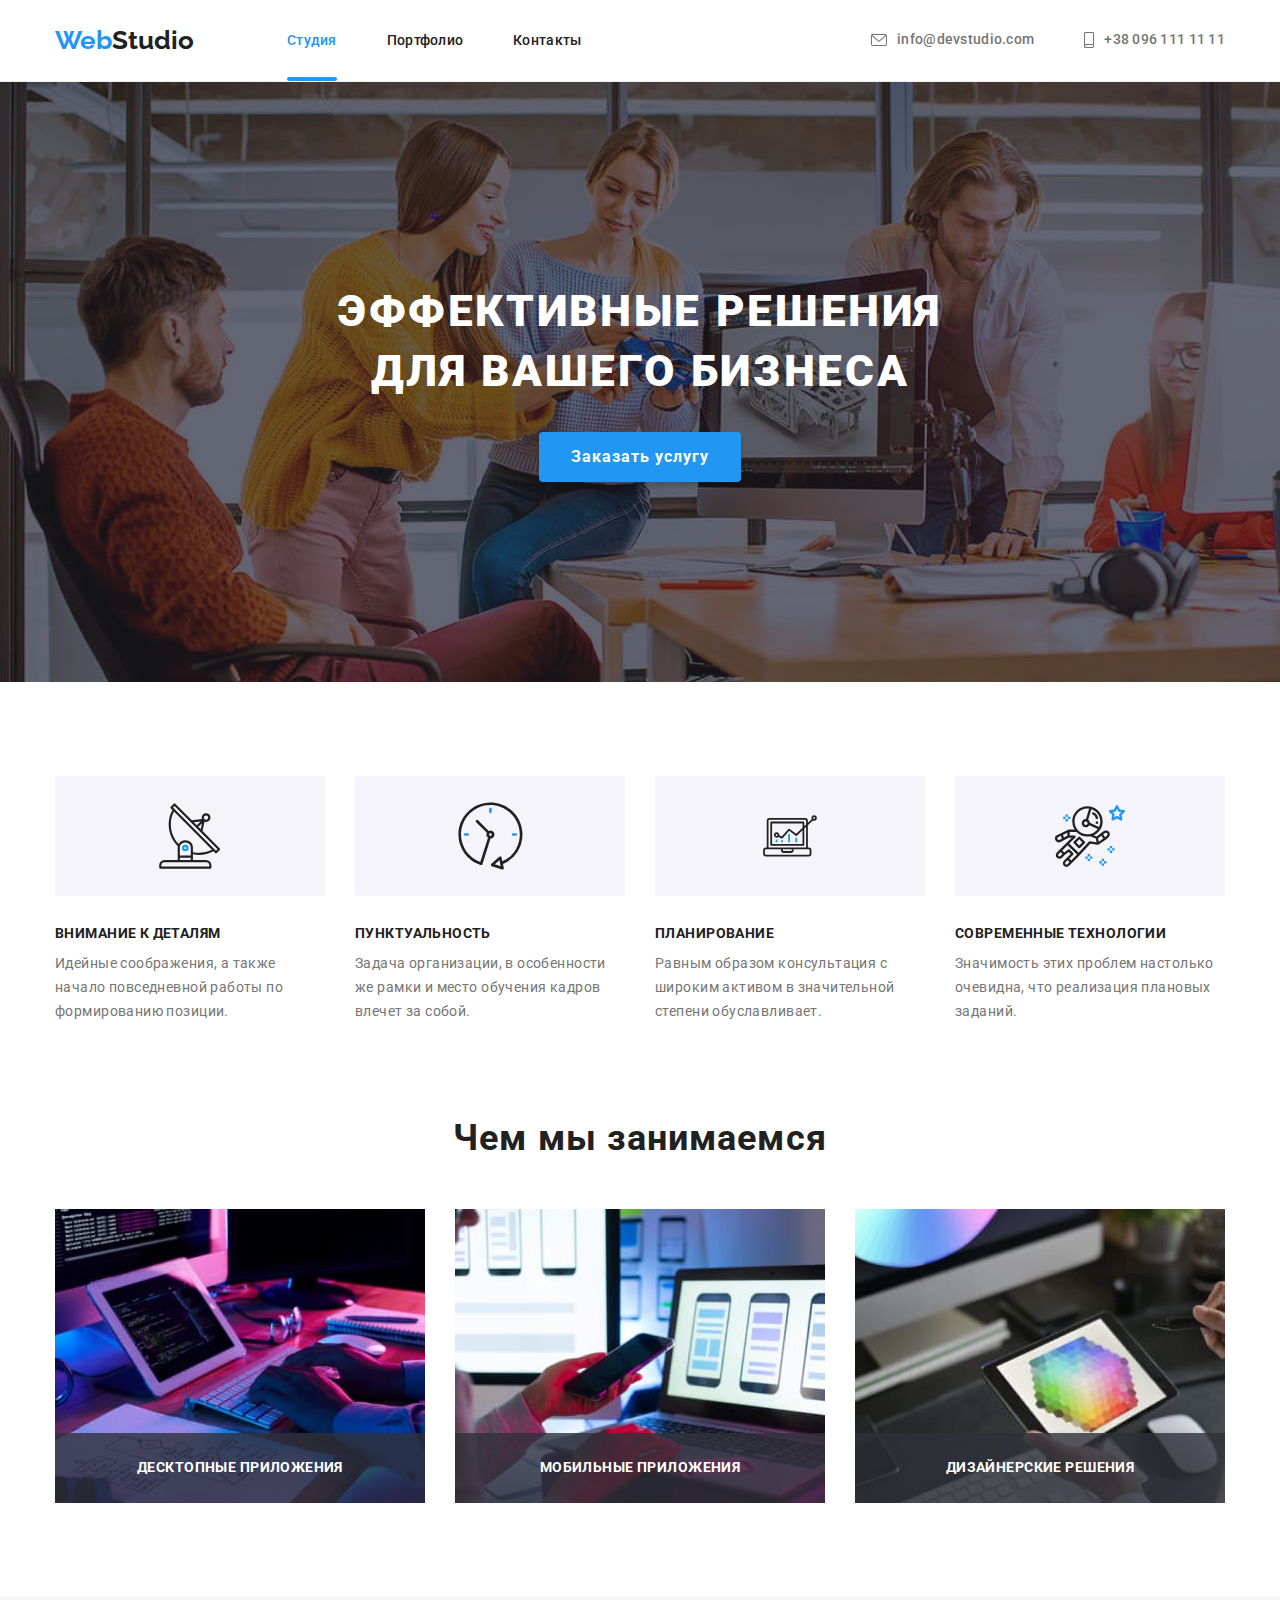
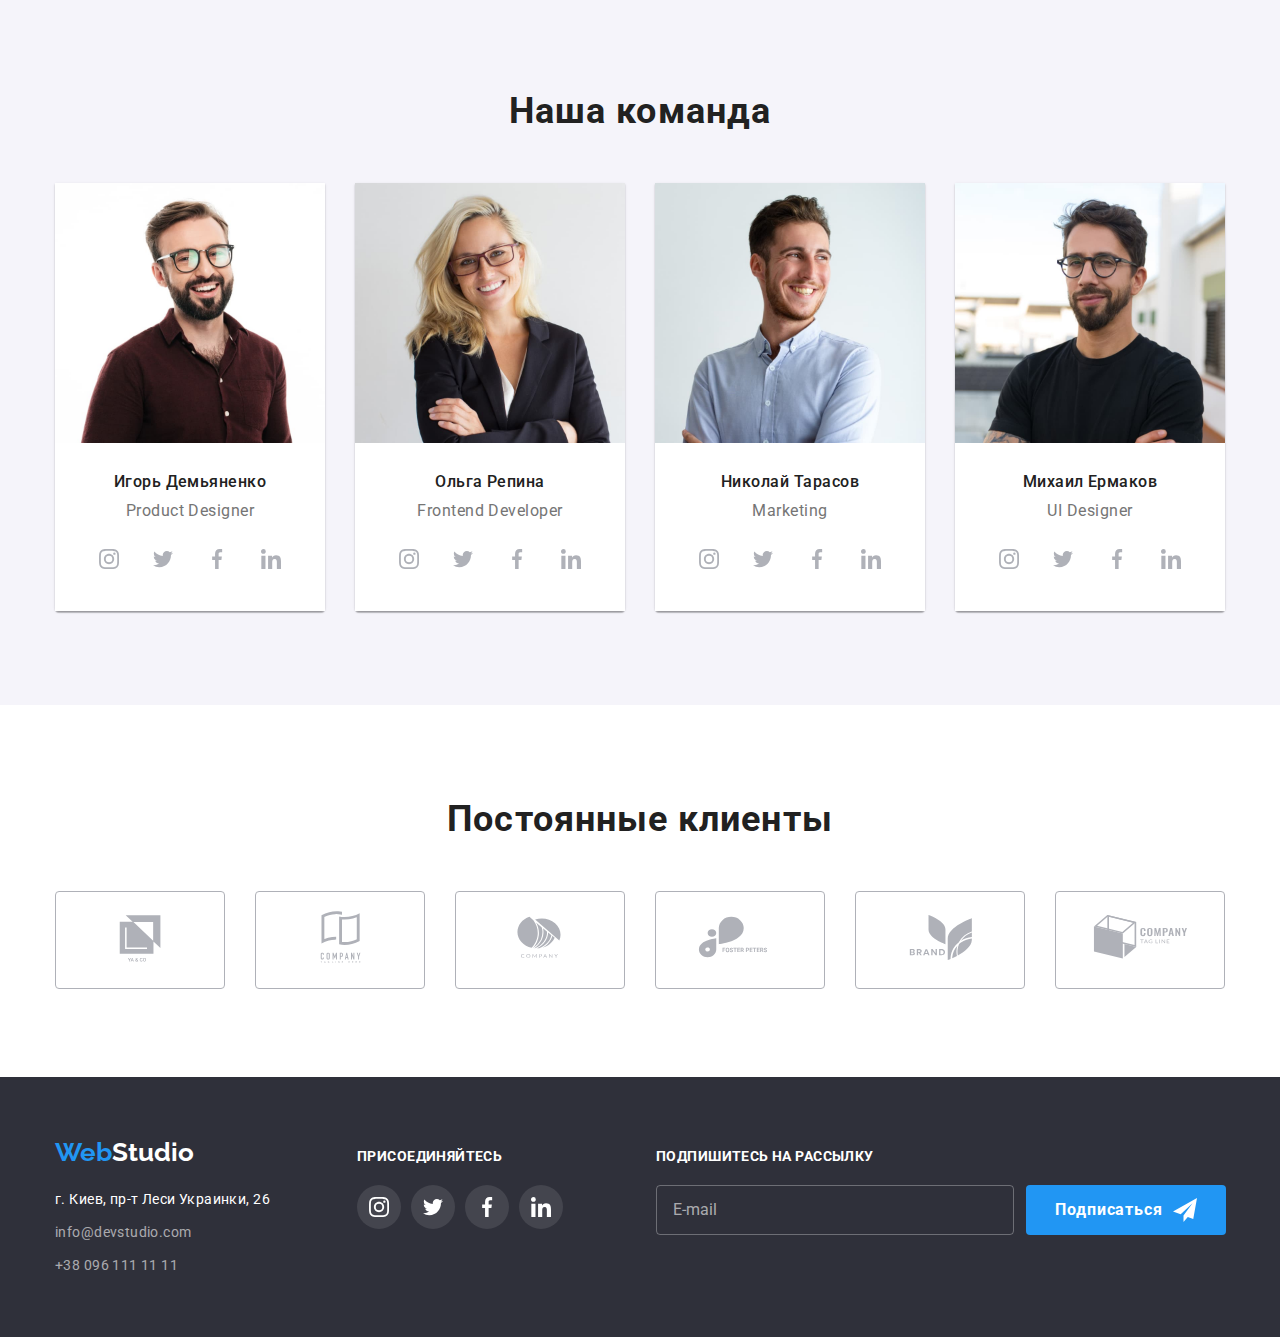
<file: index.html>
<!DOCTYPE html>
<html lang="ru">
<head>
  <meta charset="UTF-8">
  <meta http-equiv="X-UA-Compatible" content="IE=edge">
  <meta name="viewport" content="width=device-width, initial-scale=1.0">
  <link rel="preconnect" href="https://fonts.googleapis.com">
  <link rel="preconnect" href="https://fonts.gstatic.com" crossorigin>
  <link href="https://fonts.googleapis.com/css2?family=Raleway:wght@700&family=Roboto:wght@400;500;700;900&display=swap"
    rel="stylesheet">
  <link rel="stylesheet" href="https://cdnjs.cloudflare.com/ajax/libs/modern-normalize/1.1.0/modern-normalize.min.css">
    <link rel="stylesheet" href="./css/styles.css">
    <title>Document</title>
</head>
<body>
  <header>
    <div class="container header-items">
      <a class="logo" href="./index.html">Web<span class="logostudiotop">Studio</span></a>
      <!--Site navigation-->
      <nav>
        <ul class="navlist">
          <li class="sitenav"><a class="sitenavlink current-page" href="./index.html">Студия</a></li>
          <li class="sitenav"><a class="sitenavlink" href="./portfolio.html">Портфолио</a></li>
          <li class="sitenav"><a class="sitenavlink" href="">Контакты</a></li>
        </ul>
      </nav>
      <!--Phone and email-->
      <div class="contacts-wrapper">
        <a class="contacts header-email" href="mailto:info@devstudio.com">
          <svg class="email-icon" width="16px" height="12px">
            <use href="./images/symbol-defs.svg#icon-envelope"></use>
          </svg>
          info@devstudio.com</a>
        <a class="contacts header-phone" href="tel:+380961111111">
          <svg class="email-icon" width="10px" height="16px">
            <use href="./images/symbol-defs.svg#icon-smartphone"></use>
          </svg>
          +38 096 111 11 11</a>
      </div>
    </div>
  </header>
  <main>
    <section class="hero">
      <h1 class="hero-title">Эффективные решения для вашего бизнеса</h1>
      <button class="hero-button modal-window-button" data-open-modal>Заказать услугу</button>
    </section>
    
<!-- ---------------------MODAL window--------------- -->
      <div class="backgrop is-hidden" data-backdrop>
      <div class="modal">
        <button class="modal-close-button" data-close-modal>
          <svg class="modal-icon" width="16" height="16">
            <use href="./images/symbol-defs.svg#icon-close"></use>
          </svg>
        </button>
        <form autocomplete="off">
          <h2 class="modal-form-header">Оставьте свои данные, мы вам перезвоним</h2>
          <div class="modal-form-field">
            <label for="name" class="modal-form-label">Имя</label>
            <input class="modal-form-input" type="text" name="name" id="name" />
            <svg class="modal-form-icon" width="18px" height="18px">
              <use href="./images/symbol-defs.svg#icon-person-black"></use>
            </svg>
          </div>
          <div class="modal-form-field">
            <label for="tel" class="modal-form-label">Телефон</label>
            <input class="modal-form-input" type="text" name="tel" id="tel" />
            <svg class="modal-form-icon" width="18px" height="18px">
              <use href="./images/symbol-defs.svg#icon-phone-black"></use>
            </svg>
          </div>
          <div class="modal-form-field">
            <label for="email" class="modal-form-label">Почта</label>
            <input class="modal-form-input" type="text" name="email" id="email" />
            <svg class="modal-form-icon" width="18px" height="18px">
              <use href="./images/symbol-defs.svg#icon-email-black"></use>
            </svg>
          </div>
          <div class="modal-form-field">
          <label for="comment" class="modal-form-label">Комментарий</label>
            <textarea name="comment" id="comment" placeholder="Введите текст"></textarea>
          </div>

          <div class="modal-checkbox">
            <input type="checkbox" id="checkbox" class="modal-checkbox-input" />
            <span class="modal-checkbox-icon"></span>
            <label class="modal-checkbox-label" for="checkbox">Соглашаюсь с рассылкой и принимаю <a class="modal-checkbox-link" href="">Условия договора</a></label>
          </div>

          <button class="modal-form-button" type="submit">Отправить</button>
        </form>
      </div>
    </div>
<!-- --------------------END of Modal wondow------------------ -->

    <!--Наши преимущества-->
    <section class="section">
      <h2 class="visually-hidden">Наши преимущества</h2>
      <div class="container">
        <ul class="list-gen-setting">
          <li class="benefits-item">
            <div class="benefits-thumb">
              <svg class="benefits-icon" width="65.32px" height="70px">
                <use href="./images/symbol-defs.svg#icon-antenna"></use>
              </svg>
            </div>
            <h3 class="benefits-title">Внимание к деталям</h3>
            <p class="benefits-description">Идейные соображения, а также начало повседневной работы по формированию позиции.</p>
          </li>
          <li class="benefits-item">
            <div class="benefits-thumb">
              <svg class="benefits-icon" width="66.96px" height="70px">
                <use href="./images/symbol-defs.svg#icon-clock"></use>
              </svg>
            </div>
            <h3 class="benefits-title">Пунктуальность</h3>
            <p class="benefits-description">Задача организации, в особенности же рамки и место обучения кадров влечет за собой.</p>
          </li>
          <li class="benefits-item">
            <div class="benefits-thumb">
              <svg class="benefits-icon" width="70px" height="53.69px">
                <use href="./images/symbol-defs.svg#icon-diagram"></use>
              </svg>
            </div>
            <h3 class="benefits-title">Планирование</h3>
            <p class="benefits-description">Равным образом консультация с широким активом в значительной степени обуславливает.</p>
          </li>
          <li class="benefits-item">
            <div class="benefits-thumb">
              <svg class="benefits-icon" width="70px" height="70px">
                <use href="./images/symbol-defs.svg#icon-astronaut"></use>
              </svg>
            </div>
            <h3 class="benefits-title">Современные технологии</h3>
            <p class="benefits-description">Значимость этих проблем настолько очевидна, что реализация плановых заданий.</p>
          </li>
        </ul>
      </div>
    </section>
    <!--Чем мы занимаемся-->
    <section class="section remove-padding-part">
      <div class="container what-we-do">
        <h2 class="what-we-do-title">Чем мы занимаемся</h2>
        <ul class="list-gen-setting what-we-do-list">
          <li>
            <img class="what-we-do-image" src="./images/img1.jpg" alt="разработка кода" width="370">
            <div class="what-we-do-thumb">
              <p class="what-we-do-description">Десктопные приложения</p>
            </div>
          </li>
          <li>
            <img class="what-we-do-image" src="./images/img2.jpg" alt="разработка дизайна" width="370">
            <div class="what-we-do-thumb">
              <p class="what-we-do-description">Мобильные приложения</p>
            </div>
          </li>
          <li>
            <img class="what-we-do-image" src="./images/img3.jpg" alt="разработка графики" width="370">
            <div class="what-we-do-thumb">
              <p class="what-we-do-description">Дизайнерские решения</p>
            </div>
          </li>
        </ul>
      </div>
    </section>
    <!--Наша команда-->
    <section class="our-team section">
      <div class="container">
        <h2 class="our-team-title">Наша команда</h2>
        <ul class="list-gen-setting our-team-list">
          <li class="our-team-item">
            <img src="./images/img4.jpg" alt="брюнет в очках и коричневой рубашке" width="270">
            <div class="our-team-box">
              <h3 class="our-team-names">Игорь Демьяненко</h3>
              <p class="our-team-position" lang="en">Product Designer</p>
              <ul class="list-gen-setting our-team-contacts">
                <li class="our-team-contacts-item">
                  <a class="our-team-contacts-link" href="">
                    <svg class="our-team-icon" width="20px" height="20px">
                      <use href="./images/symbol-defs.svg#icon-instagram"></use>
                    </svg>
                  </a>
                </li>
                <li class="our-team-contacts-item">
                  <a class="our-team-contacts-link" href="">
                  <svg class="our-team-icon" width="20px" height="16.25px">
                    <use href="./images/symbol-defs.svg#icon-twitter"></use>
                  </svg>
                </a>
                </li>
                <li class="our-team-contacts-item">
                  <a class="our-team-contacts-link" href="">
                  <svg class="our-team-icon" width="10px" height="20px">
                    <use href="./images/symbol-defs.svg#icon-facebook"></use>
                  </svg>
                </a>
                </li>
                <li class="our-team-contacts-item">
                  <a class="our-team-contacts-link" href="">
                  <svg class="our-team-icon" width="20px" height="20px">
                    <use href="./images/symbol-defs.svg#icon-linkedin"></use>
                  </svg>
                </a>
                </li>
              </ul>
            </div>
          </li>
          <li class="our-team-item">
            <img src="./images/img5.jpg" alt="блондинка в очках" width="270">
            <div class="our-team-box">
              <h3 class="our-team-names">Ольга Репина</h3>
              <p class="our-team-position" lang="en">Frontend Developer</p>
              <ul class="list-gen-setting our-team-contacts">
                <li class="our-team-contacts-item">
                  <a class="our-team-contacts-link" href="">
                    <svg class="our-team-icon" width="20px" height="20px">
                      <use href="./images/symbol-defs.svg#icon-instagram"></use>
                    </svg>
                  </a>
                </li>
                <li class="our-team-contacts-item">
                  <a class="our-team-contacts-link" href="">
                  <svg class="our-team-icon" width="20px" height="16.25px">
                    <use href="./images/symbol-defs.svg#icon-twitter"></use>
                  </svg>
                </a>
                </li>
                <li class="our-team-contacts-item">
                  <a class="our-team-contacts-link" href="">
                  <svg class="our-team-icon" width="10px" height="20px">
                    <use href="./images/symbol-defs.svg#icon-facebook"></use>
                  </svg>
                </a>
                </li>
                <li class="our-team-contacts-item">
                  <a class="our-team-contacts-link" href="">
                  <svg class="our-team-icon" width="20px" height="20px">
                    <use href="./images/symbol-defs.svg#icon-linkedin"></use>
                  </svg>
                </a>
                </li>
              </ul>
            </div>
          </li>
          <li class="our-team-item">
            <img src="./images/img6.jpg" alt="брюнет в белой рубашке" width="270">
            <div class="our-team-box">
              <h3 class="our-team-names">Николай Тарасов</h3>
              <p class="our-team-position" lang="en">Marketing</p>
              <ul class="list-gen-setting our-team-contacts">
                <li class="our-team-contacts-item">
                  <a class="our-team-contacts-link" href="">
                    <svg class="our-team-icon" width="20px" height="20px">
                      <use href="./images/symbol-defs.svg#icon-instagram"></use>
                    </svg>
                  </a>
                </li>
                <li class="our-team-contacts-item">
                  <a class="our-team-contacts-link" href="">
                    <svg class="our-team-icon" width="20px" height="16.25px">
                      <use href="./images/symbol-defs.svg#icon-twitter"></use>
                    </svg>
                  </a>
                </li>
                <li class="our-team-contacts-item">
                  <a class="our-team-contacts-link" href="">
                    <svg class="our-team-icon" width="10px" height="20px">
                      <use href="./images/symbol-defs.svg#icon-facebook"></use>
                    </svg>
                  </a>
                </li>
                <li class="our-team-contacts-item">
                  <a class="our-team-contacts-link" href="">
                    <svg class="our-team-icon" width="20px" height="20px">
                      <use href="./images/symbol-defs.svg#icon-linkedin"></use>
                    </svg>
                  </a>
                </li>
              </ul>
            </div>
          </li>
          <li class="our-team-item">
            <img src="./images/img7.jpg" alt="брюнет в очках и черной футболке" width="270">
            <div class="our-team-box">
              <h3 class="our-team-names">Михаил Ермаков</h3>
              <p class="our-team-position" lang="en">UI Designer</p>
              <ul class="list-gen-setting our-team-contacts">
                <li class="our-team-contacts-item">
                  <a class="our-team-contacts-link" href="">
                    <svg class="our-team-icon" width="20px" height="20px">
                      <use href="./images/symbol-defs.svg#icon-instagram"></use>
                    </svg>
                  </a>
                </li>
                <li class="our-team-contacts-item">
                  <a class="our-team-contacts-link" href="">
                    <svg class="our-team-icon" width="20px" height="16.25px">
                      <use href="./images/symbol-defs.svg#icon-twitter"></use>
                    </svg>
                  </a>
                </li>
                <li class="our-team-contacts-item">
                  <a class="our-team-contacts-link" href="">
                    <svg class="our-team-icon" width="10px" height="20px">
                      <use href="./images/symbol-defs.svg#icon-facebook"></use>
                    </svg>
                  </a>
                </li>
                <li class="our-team-contacts-item">
                  <a class="our-team-contacts-link" href="">
                    <svg class="our-team-icon" width="20px" height="20px">
                      <use href="./images/symbol-defs.svg#icon-linkedin"></use>
                    </svg>
                  </a>
                </li>
              </ul>
            </div>
          </li>
        </ul>
      </div>
    </section>
    <!--Постоянные клиенты-->
    <section class="section">
      <div class="container">
        <h2 class="regular-clients-title">Постоянные клиенты</h2>
        <ul class="list-gen-setting">
          <li class="regular-clients-item">
            <a class="regular-clients-link" href="">
            <svg class="regular-clients-icon" width="106px" height="60px">
              <use href="./images/symbol-defs.svg#icon-logoyeanco"></use>
            </svg>
            </a>
          </li>
          <li class="regular-clients-item">
            <a class="regular-clients-link" href="">
              <svg class="regular-clients-icon" width="106px" height="60px">
                <use href="./images/symbol-defs.svg#icon-logotagline"></use>
              </svg>
            </a>
          </li>
          <li class="regular-clients-item">
            <a class="regular-clients-link" href="">
              <svg class="regular-clients-icon" width="106px" height="60px">
                <use href="./images/symbol-defs.svg#icon-logocompany"></use>
              </svg>
            </a>
          </li>
          <li class="regular-clients-item">
            <a class="regular-clients-link" href="">
              <svg class="regular-clients-icon" width="106px" height="60px">
                <use href="./images/symbol-defs.svg#icon-logofoster"></use>
              </svg>
            </a>
          </li>
          <li class="regular-clients-item">
            <a class="regular-clients-link" href="">
              <svg class="regular-clients-icon" width="106px" height="60px">
                <use href="./images/symbol-defs.svg#icon-logobrand"></use>
              </svg>
            </a>
          </li>
          <li class="regular-clients-item">
            <a class="regular-clients-link" href="">
              <svg class="regular-clients-icon" width="106px" height="60px">
                <use href="./images/symbol-defs.svg#icon-logotagline2"></use>
              </svg>
            </a>
          </li>
        </ul>
      </div>
    </section>
  </main>
  <footer>
    <div class="container footer-wrap">
      <div class="footer-column">
        <a class="logo" href="./index.html">Web<span class="logostudiobottom">Studio</span></a>
        <address class="address-footer">
          г. Киев, пр-т Леси Украинки, 26
        </address>
        <a class="contacts-footer" href="mailto:info@devstudio.com">info@devstudio.com</a>
        <a class="contacts-footer" href="tel:+380961111111">+38 096 111 11 11</a>
      </div>
      <div class="footer-column">
        <h2 class="join-title-footer">Присоединяйтесь</h2>
        <ul class="list-gen-setting footer-contacts">
          <li class="footer-contacts-item">
            <a class="footer-contacts-link" href="">
              <svg class="footer-icon" width="20px" height="20px">
                <use href="./images/symbol-defs.svg#icon-instagram"></use>
              </svg>
            </a>
          </li>
          <li class="footer-contacts-item">
            <a class="footer-contacts-link" href="">
              <svg class="footer-icon" width="20px" height="16.25px">
                <use href="./images/symbol-defs.svg#icon-twitter"></use>
              </svg>
            </a>
          </li>
          <li class="footer-contacts-item">
            <a class="footer-contacts-link" href="">
              <svg class="footer-icon" width="10px" height="20px">
                <use href="./images/symbol-defs.svg#icon-facebook"></use>
              </svg>
            </a>
          </li>
          <li class="footer-contacts-item">
            <a class="footer-contacts-link" href="">
              <svg class="footer-icon" width="20px" height="20px">
                <use href="./images/symbol-defs.svg#icon-linkedin"></use>
              </svg>
            </a>
          </li>
        </ul>
      </div>
    
      <form class="footer-form">
        <label class="footer-email-label">
          <span class="footer-email-call">Подпишитесь на рассылку</span>
          <input type="email" name="subscribe-email" placeholder="E-mail" class="footer-email-input" />
        </label>
        <button class="icon-button" type="submit">Подписаться</button>
      </form>
    
    </div>
  </footer>
  <script>
    const refs = {
    openModalBtn: document.querySelector("[data-open-modal]"),
    closeModalBtn: document.querySelector("[data-close-modal]"),
    backdrop: document.querySelector("[data-backdrop]"),
    };

    refs.openModalBtn.addEventListener("click", toggleModal);
    refs.closeModalBtn.addEventListener("click", toggleModal);

    refs.backdrop.addEventListener("click", logBackdropClick);

    function toggleModal() {
      refs.backdrop.classList.toggle("is-hidden");
            }
    function logBackdropClick() {
    console.log("Это клик в бекдроп");
            }
  </script>
</body>
</html>
</file>
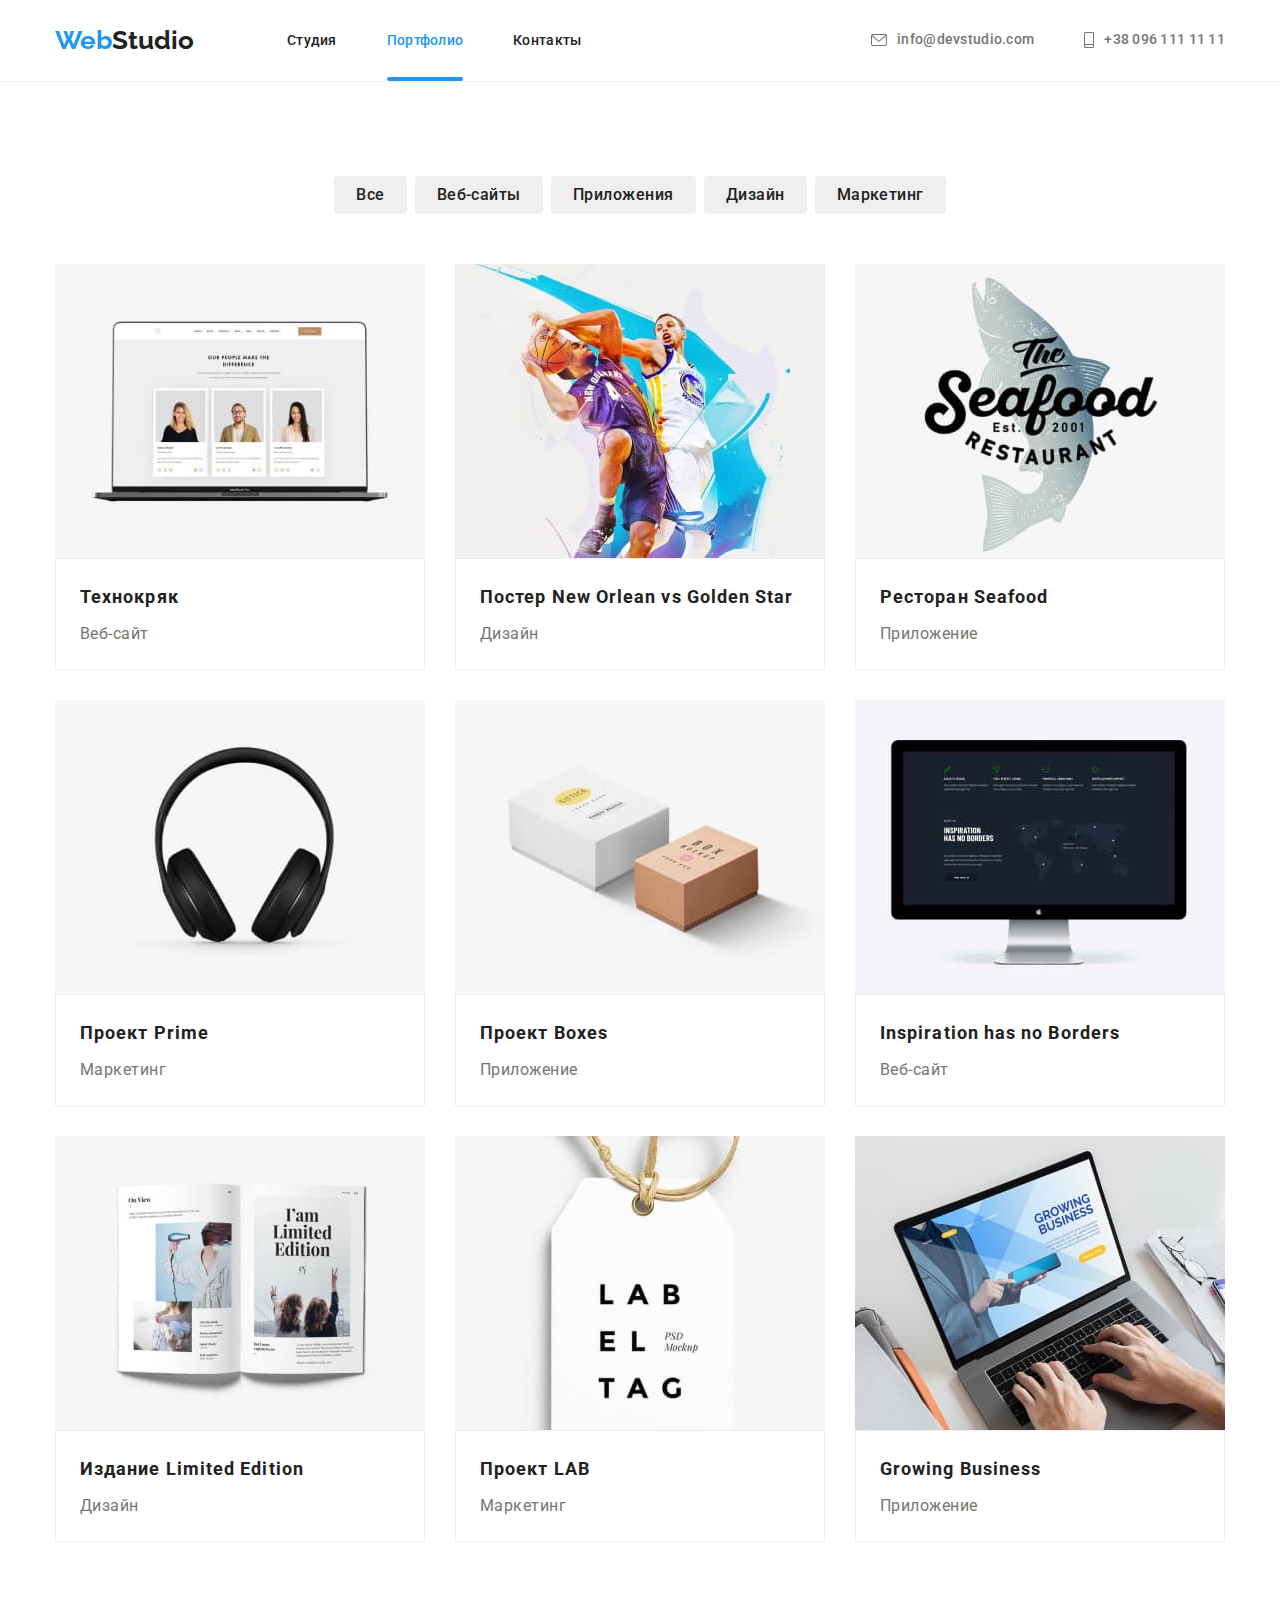
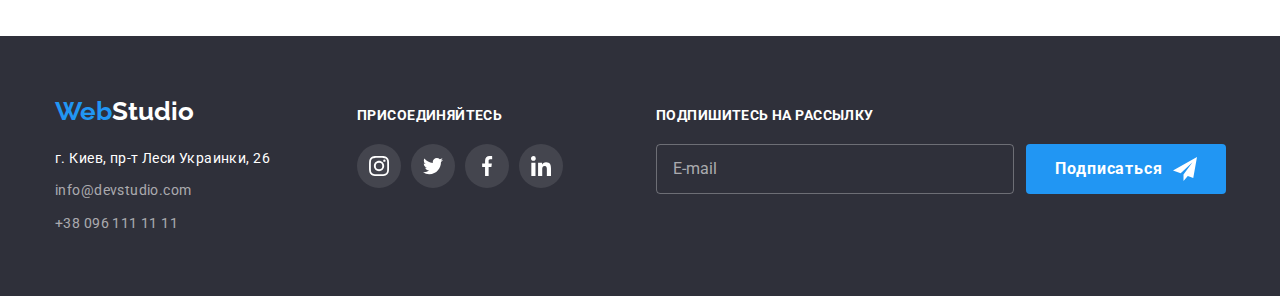
<file: portfolio.html>
<!DOCTYPE html>
<html lang="ru">
<head>
    <meta charset="UTF-8">
    <meta http-equiv="X-UA-Compatible" content="IE=edge">
    <meta name="viewport" content="width=device-width, initial-scale=1.0">
    <link rel="preconnect" href="https://fonts.googleapis.com">
    <link rel="preconnect" href="https://fonts.gstatic.com" crossorigin>
    <link href="https://fonts.googleapis.com/css2?family=Raleway:wght@700&family=Roboto:wght@400;500;700;900&display=swap"
      rel="stylesheet">
    <link rel="stylesheet" href="https://cdnjs.cloudflare.com/ajax/libs/modern-normalize/1.1.0/modern-normalize.min.css">
    <link rel="stylesheet" href="./css/styles.css">
    <title>Document</title>
</head>
<!--main conntent-->
<body>
  <header>
    <div class="container header-items">
      <a class="logo" href="./index.html">Web<span class="logostudiotop">Studio</span></a>
      <!--Site navigation-->
      <nav>
        <ul class="navlist">
          <li class="sitenav"><a class="sitenavlink" href="./index.html">Студия</a></li>
          <li class="sitenav"><a class="sitenavlink current-page" href="./portfolio.html">Портфолио</a></li>
          <li class="sitenav"><a class="sitenavlink" href="">Контакты</a></li>
        </ul>
      </nav>
      <!--Phone and email-->
      <div class="contacts-wrapper">
        <a class="contacts header-email" href="mailto:info@devstudio.com">
          <svg class="email-icon" width="16px" height="12px">
            <use href="./images/symbol-defs.svg#icon-envelope"></use>
          </svg>
          info@devstudio.com</a>
        <a class="contacts header-phone" href="tel:+380961111111">
          <svg class="email-icon" width="10px" height="16px">
            <use href="./images/symbol-defs.svg#icon-smartphone"></use>
          </svg>
          +38 096 111 11 11</a>
      </div>
    </div>
  </header>
  <main>
    <section class="section">
      <h1 class="visually-hidden">Наши работы</h1>
      <div class="container">
        <ul class="list-gen-setting our-works-list">
          <li class="our-works-item"><button class="our-works-filter" type="button">Все</button></li>
          <li class="our-works-item"><button class="our-works-filter" type="button">Веб-сайты</button></li>
          <li class="our-works-item"><button class="our-works-filter" type="button">Приложения</button></li>
          <li class="our-works-item"><button class="our-works-filter" type="button">Дизайн</button></li>
          <li class="our-works-item"><button class="our-works-filter" type="button">Маркетинг</button></li>
        </ul>
        <ul class="list-gen-setting work-examples-list">
          <li>
            <div class="wrap">
              <a href=""><img src="./images/technokryak.jpg" alt="профайлы людей на экране" width="370"></a>
              <div class="work-examples-thumb">
                <p>Ресурс предлагает комплексные предложения c разным уровнем функционала и сервисов. Все это позволит посетителю
                  получить
                  исчерпывающие сведения о компании или частном лице.</p>
              </div>
            </div>
            <div class="work-examples-box">
              <h2 class="work-examples-name">Технокряк</h2>
              <p class="work-examples-type">Веб-сайт</p>
            </div>
          </li>
          <li>
            <div class="wrap">
              <a href=""><img src="./images/new-orlean.jpg" alt="два баскетболиста с мячом" width="370"></a>
              <div class="work-examples-thumb">
                <p>Ресурс предлагает комплексные предложения c разным уровнем функционала и сервисов. Все это позволит посетителю
                  получить
                  исчерпывающие сведения о компании или частном лице.</p>
              </div>
            </div>
            <div class="work-examples-box">
              <h2 class="work-examples-name">Постер New Orlean vs Golden Star</h2>
              <p class="work-examples-type">Дизайн</p>
            </div>
          </li>
          <li>
            <div class="wrap">
              <a href=""><img src="./images/seafood.jpg" alt="рыба с надписью" width="370"></a>
              <div class="work-examples-thumb">
                <p>Ресурс предлагает комплексные предложения с разным уровнем функционала и сервисов. Все это позволит посетителю
                  получить
                  исчерпывающие сведения о компании или частном лице.</p>
              </div>
            </div>
            <div class="work-examples-box">
              <h2 class="work-examples-name">Ресторан Seafood</h2>
              <p class="work-examples-type">Приложение</p>
            </div>
            </li>
          <li>
            <div class="wrap">
              <a href=""><img src="./images/prime.jpg" alt="наушники" width="370"></a>
              <div class="work-examples-thumb">
                <p>Ресурс предлагает комплексные предложения с разным уровнем функционала и сервисов. Все это позволит посетителю
                  получить
                  исчерпывающие сведения о компании или частном лице.</p>
              </div>
            </div>
            <div class="work-examples-box">
              <h2 class="work-examples-name">Проект Prime</h2>
              <p class="work-examples-type">Маркетинг</p>
            </div>
            </li>
          <li>
            <div class="wrap">
              <a href=""><img src="./images/boxes.jpg" alt="две коробки коричневая и белая" width="370"></a>
              <div class="work-examples-thumb">
                <p>Ресурс предлагает комплексные предложения с разным уровнем функционала и сервисов. Все это позволит посетителю
                  получить
                  исчерпывающие сведения о компании или частном лице.</p>
              </div>
            </div>
            <div class="work-examples-box">
              <h2 class="work-examples-name">Проект Boxes</h2>
              <p class="work-examples-type">Приложение</p>
            </div>
          </li>
          <li>
            <div class="wrap">
              <a href=""><img src="./images/inspiration.jpg" alt="монитор с информацией внутри" width="370"></a>
              <div class="work-examples-thumb">
                <p>Ресурс предлагает комплексные предложения с разным уровнем функционала и сервисов. Все это позволит посетителю
                  получить
                  исчерпывающие сведения о компании или частном лице.</p>
              </div>
            </div>
            <div class="work-examples-box">
              <h2 class="work-examples-name">Inspiration has no Borders</h2>
              <p class="work-examples-type">Веб-сайт</p>
            </div>
          </li>
          <li>
            <div class="wrap">
              <a href=""><img src="./images/limited-edition.jpg" alt="журнал с картинками" width="370"></a>
              <div class="work-examples-thumb">
                <p>Ресурс предлагает комплексные предложения с разным уровнем функционала и сервисов. Все это позволит посетителю
                  получить
                  исчерпывающие сведения о компании или частном лице.</p>
              </div>
            </div>
            <div class="work-examples-box">
              <h2 class="work-examples-name">Издание Limited Edition</h2>
              <p class="work-examples-type">Дизайн</p>
            </div>
          </li>
          <li>
            <div class="wrap">
              <a href=""><img src="./images/lab.jpg" alt="этикетка" width="370"></a>
              <div class="work-examples-thumb">
                <p>Ресурс предлагает комплексные предложения с разным уровнем функционала и сервисов. Все это позволит посетителю
                  получить
                  исчерпывающие сведения о компании или частном лице.</p>
              </div>
            </div>
            <div class="work-examples-box">
              <h2 class="work-examples-name">Проект LAB</h2>
              <p class="work-examples-type">Маркетинг</p>
            </div>
          </li>
          <li>
            <div class="wrap">
              <a href=""><img src="./images/growing-business.jpg" alt="руки человека, печатающего на ноутбуке" width="370"></a>
              <div class="work-examples-thumb">
                <p>Ресурс предлагает комплексные предложения с разным уровнем функционала и сервисов. Все это позволит посетителю
                  получить
                  исчерпывающие сведения о компании или частном лице.</p>
              </div>
            </div>
            <div class="work-examples-box">
              <h2 class="work-examples-name">Growing Business</h2>
              <p class="work-examples-type">Приложение</p>
            </div>
          </li>
        </ul>
      </div>
    </section>
  </main>
  <footer>
    <div class="container footer-wrap">
      <div class="footer-column">
        <a class="logo" href="./index.html">Web<span class="logostudiobottom">Studio</span></a>
        <address class="address-footer">
          г. Киев, пр-т Леси Украинки, 26
        </address>
        <a class="contacts-footer" href="mailto:info@devstudio.com">info@devstudio.com</a>
        <a class="contacts-footer" href="tel:+380961111111">+38 096 111 11 11</a>
      </div>
      <div class="footer-column">
        <h2 class="join-title-footer">Присоединяйтесь</h2>
        <ul class="list-gen-setting footer-contacts">
          <li class="footer-contacts-item">
            <a class="footer-contacts-link" href="">
              <svg class="footer-icon" width="20px" height="20px">
                <use href="./images/symbol-defs.svg#icon-instagram"></use>
              </svg>
            </a>
          </li>
          <li class="footer-contacts-item">
            <a class="footer-contacts-link" href="">
              <svg class="footer-icon" width="20px" height="16.25px">
                <use href="./images/symbol-defs.svg#icon-twitter"></use>
              </svg>
            </a>
          </li>
          <li class="footer-contacts-item">
            <a class="footer-contacts-link" href="">
              <svg class="footer-icon" width="10px" height="20px">
                <use href="./images/symbol-defs.svg#icon-facebook"></use>
              </svg>
            </a>
          </li>
          <li class="footer-contacts-item">
            <a class="footer-contacts-link" href="">
              <svg class="footer-icon" width="20px" height="20px">
                <use href="./images/symbol-defs.svg#icon-linkedin"></use>
              </svg>
            </a>
          </li>
        </ul>
      </div>
      <form class="footer-form">
        <label class="footer-email-label">
          <span class="footer-email-call">Подпишитесь на рассылку</span>
          <input type="email" name="subscribe-email" placeholder="E-mail" class="footer-email-input" />
        </label>
        <button class="icon-button" type="submit">Подписаться</button>
      </form>
    </div>
  </footer>
</body>
</file>
<file: css/styles.css>
:root {
  --secondary-text-color: #757575;
  --accent-color: #2196F3;
  --primary-text-color: #212121;
}
h1,
h2,
h3,
p,
ul {
  margin: 0;
  padding: 0;
}
body {
  color: var(--primary-text-color);
  font-family: 'Roboto', sans-serif;
}
.container {
  width: 1200px;
  align-items: center;
  margin-left: auto;
  margin-right: auto;
  padding-left: 15px;
  padding-right: 15px;
}
  /*Создан общий вспомогательный класс 
  .container для центрирования и ограничения контента по ширине. 
  Ширина «контейнера» соответствует макету и равна 1200px.
  «Контейнер» оборачивает контент хедера,
    футера и секций. То есть находится внутри них.*/

.section { 
  padding-top: 94px; 
  padding-bottom: 94px;
}
.remove-padding-part {
  padding-top: 0;
}

header {
  background-color: #ffffff;
  border-bottom-width: 1px;
  border-bottom-color: rgba(236, 236, 236, 0.7);
  border-bottom-style: solid;
}
.header-items {
  display: flex;
  justify-content: space-around;
  padding: 25px 15px;
}
.logo {
  color: var(--accent-color);
  font-family: Raleway, sans-serif;
  font-weight: 700;
  font-size: 26px;
  line-height: 1.19;
  text-decoration: none;
  margin-right: 93px;
}
.logostudiotop {
  color: var(--primary-text-color);
}
.logostudiobottom {
  color: #FFFFFF;
}
.navlist {
  list-style-type: none;
  display: flex;
  margin-right: auto;
  margin-top: 0;
  margin-bottom: 0;
}

.sitenav + .sitenav {
  margin-left: 50px;
}
.sitenavlink {
  color: var(--primary-text-color);
  text-decoration: none;
  font-weight: 500;
  font-size: 14px;
  line-height: 1.14;
  letter-spacing: 0.02em;
  transition: color 250ms cubic-bezier(0.4, 0, 0.2, 1);
}
.sitenavlink:hover,
.sitenavlink:focus {
  color: var(--accent-color);
}
.sitenavlink.current-page {
  position: relative;
  color: var(--accent-color);
}
.current-page::after {
  position: absolute;
  left: 0;
  bottom: -32.5px;
  
  content: '';
  display: block;
  width: 100%;
  height: 4px;
  background-color: var(--accent-color);
  border-radius: 2px;
}
.contacts-wrapper {
  display: flex;
  margin-left: auto;
}
.contacts {
  color: var(--secondary-text-color);
  text-decoration: none;
  font-weight: 500;
  font-size: 14px;
  line-height: 1.14;
  letter-spacing: 0.02em;
  display: flex;
  align-items: center;
  transition: color 250ms cubic-bezier(0.4, 0, 0.2, 1);
}
.contacts:hover,
.contacts:focus,
.contacts-footer:hover,
.contacts-footer:focus {
  color: var(--accent-color);
}

.contacts + .contacts {
  margin-left: 50px;
}

.email-icon {
  fill: currentColor;
  margin-right: 10px;
}

button {
  cursor: pointer;
}


/* Page index ------------------------------------------*/ 
.hero {
  padding-top: 200px;
  padding-bottom: 200px;
  height: 600px;
  max-width: 1600px;
  background-image: linear-gradient(
    to right, 
    rgba(47, 48, 58, 0.4),
    rgba(47, 48, 58, 0.4)
    ),
    url(../images/imghero.jpg);
  background-size: cover;
  background-repeat: no-repeat;
  margin-left: auto;
  margin-right: auto;
}
.hero-title {
  color: #FFFFFF;
  font-weight: 900;
  font-size: 44px;
  line-height: 1.36;
  text-align: center;
  letter-spacing: 0.06em;
  text-transform: uppercase;
  
  width: 696px;
  margin-top: 0;
  margin-right: auto;
  margin-left: auto;
  margin-bottom: 30px;
}
.hero-button {
  color: #FFFFFF;
  font-family: 'Roboto', sans-serif;
  font-weight: 700;
  font-size: 16px;
  line-height: 1.87;
  text-align: center;
  letter-spacing: 0.06em;
  background-color: var(--accent-color);
  border-radius: 4px;
  border: 0;
  box-shadow: 0px 4px 4px 0px rgba(0, 0, 0, 0.15);

  display: block;
  margin-right: auto;
  margin-left: auto;
  padding: 10px 32px;
}
/* --------Modal window---------------------- */
input {
  margin: 0;
  padding: 0;
}
.backgrop {
  position: fixed;
  z-index: 1;
  top: 0;
  left: 0;
  width: 100%;
  height: 100%;
  background-color: hsla(0, 0%, 0%, 0.2);
  transition: opacity 250ms cubic-bezier(0.4, 0, 0.2, 1);}

.backgrop.is-hidden {
  opacity: 0;
  pointer-events: none;
  
}
.backgrop.is-hidden .modal {
  transform: translate(-50%, -50%) scale(0.9);
}

.modal {
  position: absolute;
  top: 50%;
  left: 50%;
  transform: translate(-50%, -50%) scale(1);
  transition: transform 250ms cubic-bezier(0.4, 0, 0.2, 1);
  padding: 40px;
  
  width: 528px;
  padding: 40px;
  display: flex;
  justify-content: flex-end;
    
  background-color: #FFFFFF;
  box-shadow: 0px 1px 3px rgba(0, 0, 0, 0.12), 0px 1px 1px rgba(0, 0, 0, 0.14), 0px 2px 1px rgba(0, 0, 0, 0.2);
  border-radius: 4px;
}
.modal-close-button {
  position: absolute;
  top: 8px;
  right: 8px;
  display: flex;
  justify-items: center;

  border-radius: 50%;
  border: 1px solid rgba(0, 0, 0, 0.1);
  background-color: #ffffff;
  padding: 6px;
  margin: 0;
  width: 30px;
  height: 30px;
}

.modal-close-button:active {
  border: 1px solid var(--accent-color);
}

.modal-form-header {
  font-weight: 700;
  font-size: 20px;
  line-height: 1.15;
  color: var(--primary-text-color);
  letter-spacing: 0.03em;
  margin-bottom: 12px;
}

.modal-form-field {
  position: relative;
  display: flex;
  flex-direction: column;
  font-weight: 400;
  font-size: 12px;
  line-height: 1.16;
  letter-spacing: 0.01em;
  color: #757575;
  margin-bottom: 10px;
}

.modal-form-field textarea {
  outline: none;
  padding: 12px 16px;
  resize: none;
  width: 448px;
  height: 120px;
  border: 1px solid rgba(33, 33, 33, 0.2);
  border-radius: 4px;
  transition: border 250ms cubic-bezier(0.4, 0, 0.2, 1);
}
.modal-form-field textarea::placeholder {
  font-weight: 400;
  font-size: 12px;
  line-height: 1.16;
  letter-spacing: 0.01em;
  color: rgba(117, 117, 117, 0.5);
}

.modal-form-label {
  margin-bottom: 4px;
}
.modal-form-input {
  outline: none;
  display: block;
  width: 448px;
  height: 40px;
  padding: 11px 40px;
  border: 1px solid rgba(33, 33, 33, 0.2);
  border-radius: 4px;
  transition: border 250ms cubic-bezier(0.4, 0, 0.2, 1);
}
.modal-form-icon {
  position: absolute;
  top: 50%;
  left: 12px;
}
.modal-form-input:focus,
.modal-form-field textarea:focus {
  border: 1px solid rgba(33, 150, 243, 1);
}
.modal-form-input:focus ~ .modal-form-icon {
  fill: var(--accent-color);
}


.modal-form-button {
  display: block;
  background-color: var(--accent-color);
  padding: 10px 28px;
  width: 200px;
  height: 50px;
  margin: auto;
  
  color: #ffffff;
  font-weight: 700;
  font-size: 16px;
  line-height: 1.87;
  letter-spacing: 0.06em;
  border: 0;
  border-radius: 4px;
  box-shadow: 0px 4px 4px rgba(0, 0, 0, 0.15);
}
.modal-checkbox {
  margin-top: 20px;
  margin-bottom: 30px;
  display: flex;
  justify-content: center;
  align-items: center;
}
.modal-checkbox-input {
  clip: rect(0 0 0 0);
  clip-path: inset(50%);
  height: 1px;
  overflow: hidden;
  position: absolute;
  white-space: nowrap;
  width: 1px;
}
.modal-checkbox-icon {
  display: block;
  width: 16px;
  height: 15px;
  border: 2px solid rgba(33, 33, 33, 1);
  border-radius: 2px;
  transition: background-image 250ms cubic-bezier(0.4, 0, 0.2, 1);
}
.modal-checkbox-input:checked + .modal-checkbox-icon {
  background-color: #2196F3;
  background-origin: border-box;
  border-color: var(--accent-color);
  background-image: url('../images/icon-check.svg');
}
.modal-checkbox-label {
  font-weight: 400;
  font-size: 14px;
  line-height: 1.71px;
  letter-spacing: 0.03em;
  color: var(--secondary-text-color);
  margin-left: 8px;

  padding: 0;
  margin-top: 0;
  margin-bottom: 0;
}

.modal-checkbox-link {
  font-family: inherit;
  color: var(--accent-color);
  margin: 0;
  padding: 0;
}

/* -------------------------------------end Modal window---------- */
.list-gen-setting {
  list-style-type: none;
  display: flex;
  margin: 0;
  }
.visually-hidden:not(:focus):not(:active) {
  clip: rect(0 0 0 0);
  clip-path: inset(50%);
  height: 1px;
  overflow: hidden;
  position: absolute;
  white-space: nowrap;
  width: 1px;
}
.benefits-item {
  margin-top: 0;
  margin-bottom: 0;
  width: 270px;
}
.benefits-item + .benefits-item {
  margin-left: 30px;
}
.benefits-thumb {
  width: 270px;
  height: 120px;
  margin-bottom: 30px;
  background-color: rgba(245, 244, 250, 1);
  display: flex;
  align-items: center;
  border-radius: 4px;
}
.benefits-icon {
  margin: auto;
}

.benefits-title {
  color: var(--primary-text-color);
  font-weight: 700;
  font-size: 14px;
  line-height: 1.14;
  letter-spacing: 0.03em;
  text-transform: uppercase;

  margin-bottom: 10px;
}

.benefits-description {
  color: var(--secondary-text-color);
  font-size: 14px;
  line-height: 1.71;
  letter-spacing: 0.03em;
}

.what-we-do-section {
  background-color: #FFFFFF;
  padding-top: 0;
  margin-top: 0;
}
.what-we-do-image {
  display: block;
  width: 370px;
}
.what-we-do-list {
  padding-left: 0;
  padding-right: 0;
}
.what-we-do-list > li {
  position: relative;
  margin-left: auto;
  margin-right: auto;
  }
.what-we-do-list > li + li {
  margin-left: 30px;
}
.what-we-do-thumb {
  position: absolute;
  bottom: 0;
  width: 100%;
  height: 70px;
  display: flex;
  justify-content: center;
  align-items: center;

  background-color: hsla(235, 10%, 21%, 0.8);
}
.what-we-do-description {
  font-weight: 700;
  font-size: 14px;
  line-height: 1.14;
  text-align: center;
  letter-spacing: 0.03em;
  text-transform: uppercase;
  color: #FFFFFF;
}

.what-we-do-title,
.our-team-title,
.regular-clients-title {
  color: var(--primary-text-color);
  font-weight: 700;
  font-size: 36px;
  line-height: 1.16;
  text-align: center;
  letter-spacing: 0.03em;

  margin-top: 0;
  margin-right: auto;
  margin-left: auto;
  margin-bottom: 50px;
}
.our-team-box {
  padding: 30px 0;
  background-color: rgba(255, 255, 255, 1);
}

.our-team-list {
  justify-content: center;
}
.our-team {
  background-color: #F5F4FA;
}
.our-team-item {
  box-shadow: 0px 1px 3px rgba(0, 0, 0, 0.12), 0px 1px 1px rgba(0, 0, 0, 0.14), 0px 2px 1px rgba(0, 0, 0, 0.2);
  border-radius: 0px 0px 4px 4px;
}
.our-team-item + .our-team-item {
  margin-left: 30px;
}
.our-team-item > img {
  display: block;
}
.our-team-names {
  color: var(--primary-text-color);
  font-weight: 500;
  font-size: 16px;
  line-height: 1.18;
  text-align: center;
  letter-spacing: 0.03em;

  margin-bottom: 10px;
}
.our-team-position {
  color: var(--secondary-text-color);
  font-size: 16px;
  line-height: 1.18;
  text-align: center;
  letter-spacing: 0.03em;
  margin-bottom: 16px;
}
.our-team-contacts,
.footer-contacts {
  display: flex;
  justify-content: center;
  align-items: center;

}
.our-team-contacts-item,
.our-team-contacts-link,
.footer-contacts-item,
.footer-contacts-link {
  width: 44px;
  height: 44px;
  border-radius: 50%;

  display: flex;
  justify-content: center;
  align-items: center;
  
}
.our-team-contacts-item,
.our-team-contacts-link {
  color: #AFB1B8;
  transition: color 250ms cubic-bezier(0.4, 0, 0.2, 1), background-color 250ms cubic-bezier(0.4, 0, 0.2, 1);
  }
.our-team-contacts-item + .our-team-contacts-item,
.footer-contacts-item + .footer-contacts-item {
  margin-left: 10px;
}
.our-team-icon,
.footer-icon {
  width: 20px;
  height: 20px;
  fill: currentColor;

  transition: fill 250ms cubic-bezier(0.4, 0, 0.2, 1);
}
.our-team-contacts-link:hover,
.our-team-contacts-link:focus {
  background-color: var(--accent-color);
  color: rgba(255, 255, 255, 1);
}
.our-team-icon:hover,
.our-team-icon:focus {
  fill: currentColor;
}
.regular-clients-item {
  width: 170px;
  height: 92px;
}
.regular-clients-item + .regular-clients-item {
  margin-left: 30px;
}
.regular-clients-link {
  display: block;
  padding: 16px 32px;
  border: 1px solid #AFB1B8;
  border-radius: 4px;
  background-color: #ffffff;
  color: #AFB1B8;
  transition: border 250ms cubic-bezier(0.4, 0, 0.2, 1), color 250ms cubic-bezier(0.4, 0, 0.2, 1);
}
.regular-clients-link:hover,
.regular-clients-link:focus {
  border: 1px solid var(--accent-color);
  color: var(--accent-color);
}
.regular-clients-icon {
  transition: fill 250ms cubic-bezier(0.4, 0, 0.2, 1);
}
.regular-clients-icon,
.regular-clients-icon:hover,
.regular-clients-icon:focus,
.footer-icon,
.footer-icon:hover,
.footer-icon:focus {
  fill: currentColor;
}
/*Page portfolio ------------------------------------------------ */
.our-works-list {
  justify-content: center;
  margin-bottom: 50px;
}
.our-works-filter {
  color: var(--primary-text-color);
  font-family: 'Roboto', sans-serif;
  font-weight: 500;
  font-size: 16px;
  line-height: 1.62;
  letter-spacing: 0.03em;
  border-radius: 4px;
  border-color: #F5F4FA;
  border: 0px;

  padding: 6px 22px;
  transition: color 250ms cubic-bezier(0.4, 0, 0.2, 1), background-color 250ms cubic-bezier(0.4, 0, 0.2, 1), box-shadow 250ms cubic-bezier(0.4, 0, 0.2, 1), border-color 250ms cubic-bezier(0.4, 0, 0.2, 1);
}
.our-works-filter:hover,
.our-works-filter:focus {
  color: #FFFFFF;
  background-color: var(--accent-color);
  box-shadow: 0px 3px 1px rgba(0, 0, 0, 0.1), 0px 1px 2px rgba(0, 0, 0, 0.08), 0px 2px 2px rgba(0, 0, 0, 0.12);
  border-color: var(--accent-color);
}
.our-works-item + .our-works-item {
  margin-left: 8px;
}
.work-examples-list {
  flex-wrap: wrap;
  margin-left: -30px;
  margin-top: -30px;
}
.work-examples-list > li {
  flex-basis: calc(100% / 3 - 30px);
  margin-left: 30px;
  margin-top: 30px;
  transition: box-shadow 250ms cubic-bezier(0.4, 0, 0.2, 1);

  overflow: hidden;
}
.work-examples-list > li:hover {
  box-shadow: 0px 1px 1px rgba(0, 0, 0, 0.12), 0px 4px 4px rgba(0, 0, 0, 0.06), 1px 4px 6px rgba(0, 0, 0, 0.16);
} 
.work-examples-list li a > img {
  display: block;
}
.wrap {
  position: relative;
  overflow: hidden;
}
.work-examples-thumb {
  position: absolute;
  width: 370px;
  height: 294px;
  top: 0;
  right: 0;

  background-color: hsla(207, 90%, 54%, 0.9);
  transform: translateY(100%);
  transition: transform 250ms cubic-bezier(0.4, 0, 0.2, 1);

  padding: 63px 24px; }
.work-examples-thumb p {
  color: hsla(0, 0%, 100%, 1);
  font-weight: 400;
  font-size: 18px;
  line-height: 1.5;
  letter-spacing: 0.03em;
}
.work-examples-list > li>:hover .work-examples-thumb {
  transform: translateY(0);
}
.work-examples-box {
  border: 1px solid rgba(238, 238, 238, 1);
  padding: 20px 24px;
}
.work-examples-name {
  color: var(--primary-text-color);
  font-weight: 700;
  font-size: 18px;
  line-height: 2;
  letter-spacing: 0.06em;
}
.work-examples-type {
  color: var(--secondary-text-color);
  font-size: 16px;
  line-height: 1.87;
  letter-spacing: 0.03em;

  margin-top: 4px;
}
/*----------------- Footer ----------------------------------------------- */
footer {
  background-color: #2F303A;
  padding-top: 60px;
  padding-bottom: 60px;
}
.address-footer {
  color: #FFFFFF;
  font-size: 14px;
  font-style: normal;
  line-height: 1.71;
  letter-spacing: 0.03em;

  margin-top: 20px;
}
.contacts-footer {
  color: rgba(255, 255, 255, 0.6);
  font-size: 14px;
  line-height: 1.71;
  letter-spacing: 0.03em;
  text-decoration: none;
  display: block;
  margin-top: 9px;
}
.footer-wrap {
  display:flex;
  align-items: flex-start;
  
}
.join-title-footer,
.footer-email-call {
  margin-bottom: 20px;
  padding-top: 12px;
  text-transform: uppercase;
  font-weight: 700;
  font-size: 14px;
  line-height: 1.14;
  color: #FFFFFF;
  letter-spacing: 0.03em;
}

.footer-column + .footer-column {
  margin-left: 70px;
}
.footer-contacts-link {
  background-color: rgba(255, 255, 255, 0.1);
  color: #FFFFFF;

  transition: color 250ms cubic-bezier(0.4, 0, 0.2, 1), background-color 250ms cubic-bezier(0.4, 0, 0.2, 1);;
}
.footer-contacts-link:hover,
.footer-contacts-link:focus {
  background-color: #2196F3;
  color: #FFFFFF;
}

/*hover and focus are withing the header contact settings */
/* ----------------------Footer form------------------- */
.footer-form {
  display: flex;
  align-items: flex-end;
  margin-left: 93px;
}

.footer-email-label {
  display: flex;
  flex-wrap: wrap;
  width: 358px;
}

.footer-email-call {
  display: inline-block;
}
.footer-email-input {
  width: 358px;
  height: 50px;
  border: 1px solid rgba(255, 255, 255, 0.3);
  border-radius: 4px;
  background-color: transparent;
  padding: 15px 16px;
  color: #ffffff;
}
.footer-email-input::placeholder {
  font-weight: 400;
  font-size: 16px;
  line-height: 1.14;
  color: rgba(255, 255, 255, 0.6);
}
.icon-button {
  background-color: var(--accent-color);
  padding: 10px 28px;
  margin-left: 12px;
  width: 200px;
  height: 50px;

  color: #ffffff;
  font-weight: 700;
  font-size: 16px;
  line-height: 1.87;
  letter-spacing: 0.06em;
  border: 0;
  border-radius: 4px;

  display: inline-flex;
  align-items: center;
  justify-content: center;

}
.footer-form >.icon-button::after {
  content: "";
  display: inline-block;
  width: 24px;
  height: 24px;
  margin-left: 10px;
  background-image: url(../images/send.svg);
  background-size: contain;
}
</file>
